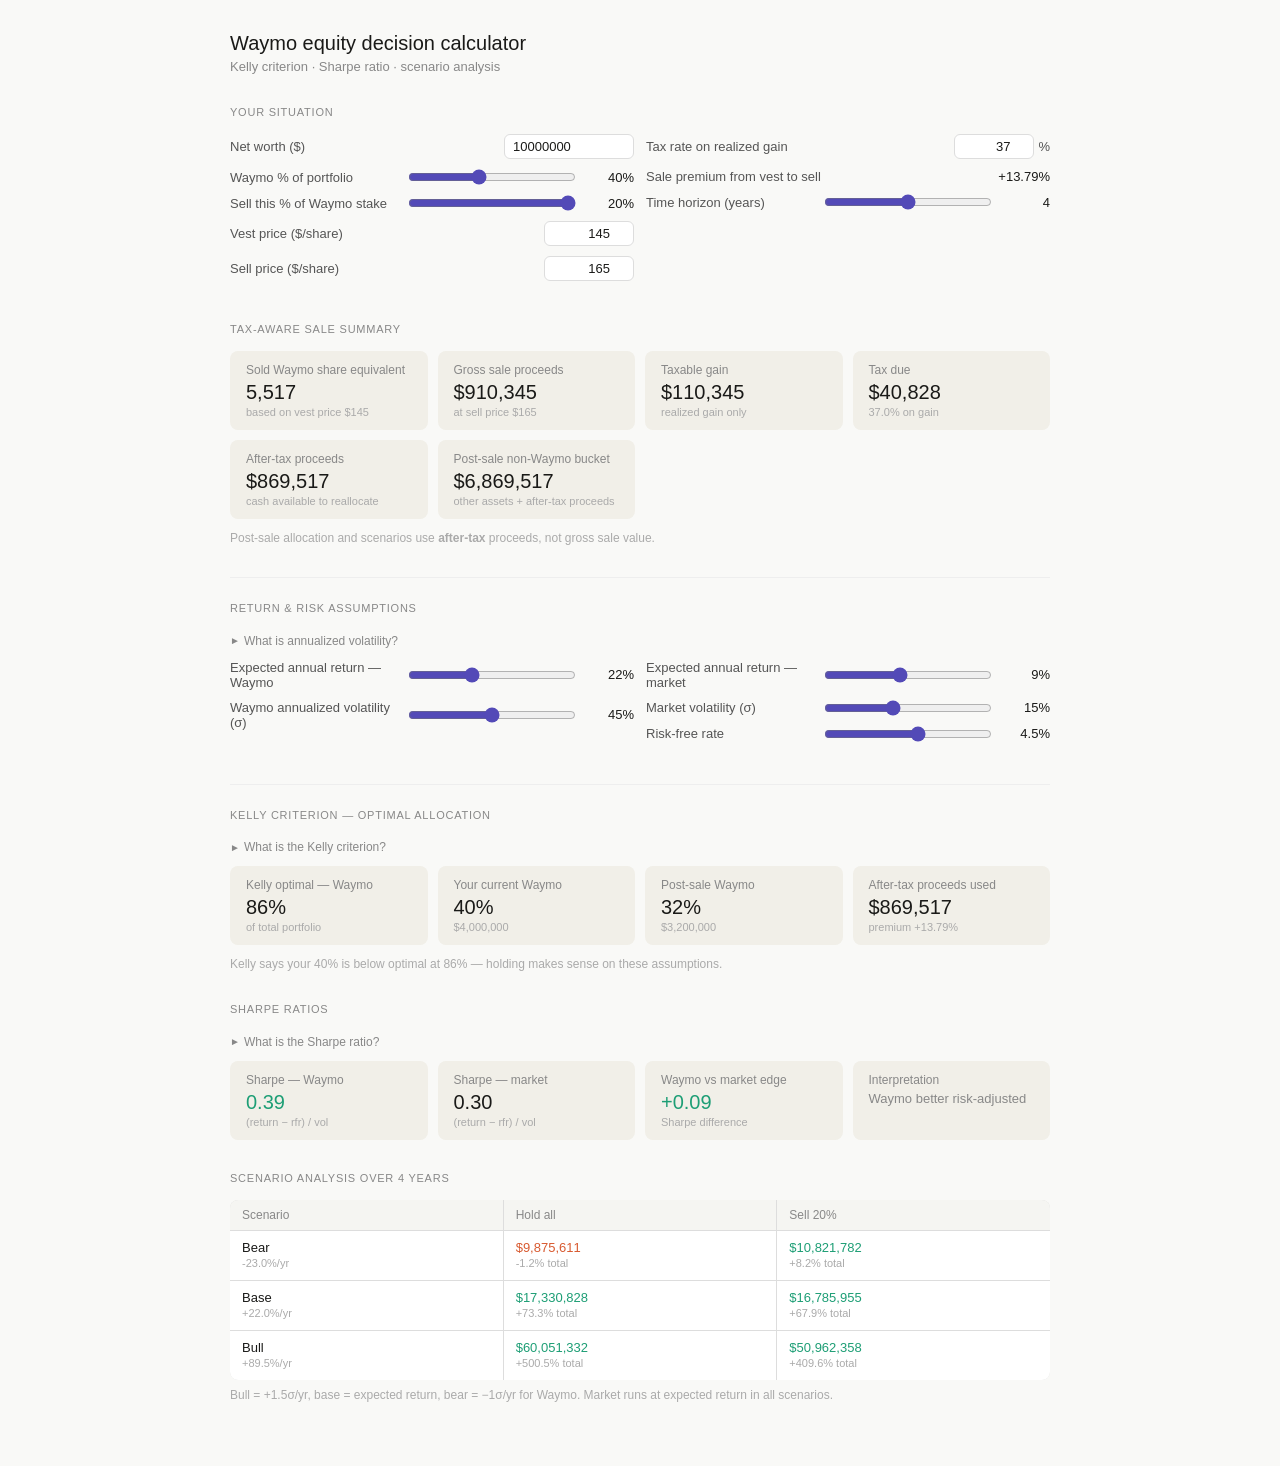
<file: index.html>
<!DOCTYPE html>
<html lang="en">
<head>
<meta charset="UTF-8">
<meta name="viewport" content="width=device-width, initial-scale=1.0">
<title>Waymo Equity Decision Calculator</title>
<meta name="description" content="Static calculator for evaluating concentrated Waymo equity exposure with Kelly criterion, Sharpe ratio, and scenario analysis.">
<link rel="stylesheet" href="style.css">
</head>
<body>
<div class="container">
  <noscript><p class="note">This calculator needs JavaScript enabled to update the metrics and scenario analysis.</p></noscript>
  <h1>Waymo equity decision calculator</h1>
  <p class="subtitle">Kelly criterion · Sharpe ratio · scenario analysis</p>

  <div class="sec">
    <div class="sec-title">your situation</div>
    <div class="inputs-grid">
      <div>
        <div class="ir"><span class="il">Net worth ($)</span><input type="number" id="netWorth" value="10000000" step="100000" class="nw-input"></div>
        <div class="ir"><span class="il">Waymo % of portfolio</span><input type="range" id="waymoAlloc" min="5" max="90" step="1" value="40"><span class="iv" id="waymoAllocVal">40%</span></div>
        <div class="ir"><span class="il">Sell this % of Waymo stake</span><input type="range" id="sellPct" min="1" max="20" step="1" value="20"><span class="iv" id="sellPctVal">20%</span></div>
        <div class="ir"><span class="il">Vest price ($/share)</span><input type="number" id="vestPrice" value="145" step="0.01" min="0.01" class="num-input"></div>
        <div class="ir"><span class="il">Sell price ($/share)</span><input type="number" id="sellPrice" value="165" step="0.01" min="0.01" class="num-input"></div>
      </div>
      <div>
        <div class="ir"><span class="il">Tax rate on realized gain</span><div class="pct-wrap"><input type="number" id="taxRate" value="37" step="0.1" min="0" max="100" class="num-input"><span class="pct-label">%</span></div></div>
        <div class="ir"><span class="il">Sale premium from vest to sell</span><span class="iv" id="salePremiumVal">+13.8%</span></div>
        <div class="ir"><span class="il">Time horizon (years)</span><input type="range" id="horizon" min="1" max="7" step="1" value="4"><span class="iv" id="horizonVal">4</span></div>
      </div>
    </div>
  </div>

  <div class="sec">
    <div class="sec-title">tax-aware sale summary</div>
    <div class="mgrid sale-grid" id="saleMetrics"></div>
    <p class="note">Post-sale allocation and scenarios use <strong>after-tax</strong> proceeds, not gross sale value.</p>
  </div>

  <hr class="div">

  <div class="sec">
    <div class="sec-title">return &amp; risk assumptions</div>
    <button class="toggle" type="button" data-target="volExp"><span class="toggle-arrow">&#9658;</span> What is annualized volatility?</button>
    <div id="volExp" class="explainer hidden">
      <p>Volatility is the <strong>standard deviation of annual returns</strong> — it measures how widely outcomes are dispersed around the expected return, not the peak-to-trough swing in a single year.</p>
      <p>With 45% volatility and a 22% expected return, roughly two-thirds of yearly outcomes will land between <strong>-23% and +67%</strong> (±1 standard deviation). About 95% land between -68% and +112% (±2σ). The tails go further.</p>
      <p>The S&amp;P 500's long-run volatility is ~15–18%. Waymo at 45% reflects its pre-IPO status, capital intensity, geopolitical exposure, and concentrated technology risk — comparable to early-stage public AV companies like Tesla (~50–60% historically).</p>
    </div>
    <div class="inputs-grid">
      <div>
        <div class="ir"><span class="il">Expected annual return — Waymo</span><input type="range" id="waymoReturn" min="0" max="60" step="1" value="22"><span class="iv" id="waymoReturnVal">22%</span></div>
        <div class="ir"><span class="il">Waymo annualized volatility (σ)</span><input type="range" id="waymoVol" min="10" max="80" step="1" value="45"><span class="iv" id="waymoVolVal">45%</span></div>
      </div>
      <div>
        <div class="ir"><span class="il">Expected annual return — market</span><input type="range" id="mktReturn" min="0" max="20" step="1" value="9"><span class="iv" id="mktReturnVal">9%</span></div>
        <div class="ir"><span class="il">Market volatility (σ)</span><input type="range" id="mktVol" min="5" max="30" step="1" value="15"><span class="iv" id="mktVolVal">15%</span></div>
        <div class="ir"><span class="il">Risk-free rate</span><input type="range" id="rfr" min="0" max="8" step="0.5" value="4.5"><span class="iv" id="rfrVal">4.5%</span></div>
      </div>
    </div>
  </div>

  <hr class="div">

  <div class="sec">
    <div class="sec-title">kelly criterion — optimal allocation</div>
    <button class="toggle" type="button" data-target="kellyExp"><span class="toggle-arrow">&#9658;</span> What is the Kelly criterion?</button>
    <div id="kellyExp" class="explainer hidden">
      <p>Kelly tells you the <strong>theoretically optimal fraction of your portfolio</strong> to allocate to an asset, given your edge (excess return) and the variance of outcomes. Bet too little and you leave compounding on the table; bet too much and volatility destroys you.</p>
      <div class="formula">Kelly % = (expected return − risk-free rate) / volatility²</div>
      <p>The key insight: Kelly penalizes volatility quadratically. Doubling volatility cuts the optimal allocation by 4×. This is why high-volatility assets — even ones with strong expected returns — deserve smaller allocations than intuition suggests.</p>
      <p>If your current allocation is <em>below</em> Kelly optimal, the math says hold (or buy more). If it's <em>above</em>, you're over-concentrated relative to your edge and selling makes sense. In practice, most people use "half Kelly" to account for model uncertainty.</p>
    </div>
    <div class="mgrid" id="kellyMetrics"></div>
    <p class="note" id="kellyNote"></p>
  </div>

  <div class="sec">
    <div class="sec-title">sharpe ratios</div>
    <button class="toggle" type="button" data-target="sharpeExp"><span class="toggle-arrow">&#9658;</span> What is the Sharpe ratio?</button>
    <div id="sharpeExp" class="explainer hidden">
      <p>Sharpe measures <strong>risk-adjusted return</strong> — how much excess return you earn per unit of volatility you endure. It lets you compare assets with different return and risk profiles on a level playing field.</p>
      <div class="formula">Sharpe = (expected return − risk-free rate) / volatility</div>
      <p>The risk-free rate subtraction is critical: it removes the return you could earn for free in Treasuries. What's left is your reward for taking risk. Dividing by volatility normalizes it.</p>
      <p>Rough benchmarks: below 0.5 is mediocre, 0.5–1.0 is decent, above 1.0 is excellent. If Waymo's Sharpe is significantly higher than the market's, concentration is justified on a risk-adjusted basis. If they're close, you're bearing concentration risk for marginal edge.</p>
    </div>
    <div class="mgrid" id="sharpeMetrics"></div>
  </div>

  <div class="sec">
    <div class="sec-title">scenario analysis over <span id="horizonLabel">4</span> years</div>
    <div id="scenarioTable"></div>
    <p class="note">Bull = +1.5σ/yr, base = expected return, bear = −1σ/yr for Waymo. Market runs at expected return in all scenarios.</p>
  </div>
</div>

<script src="app.js"></script>
</body>
</html>
</file>
<file: style.css>
*,*::before,*::after{box-sizing:border-box;margin:0;padding:0;}
body{font-family:-apple-system,BlinkMacSystemFont,'Segoe UI',sans-serif;background:#f9f9f7;color:#1a1a18;padding:2rem 1rem;}
.container{max-width:820px;margin:0 auto;}
h1{font-size:20px;font-weight:500;margin-bottom:.25rem;}
.subtitle{font-size:13px;color:#888;margin-bottom:2rem;}
.sec{margin-bottom:2rem;}
.sec-title{font-size:11px;font-weight:500;color:#888;text-transform:uppercase;letter-spacing:.07em;margin-bottom:1rem;}
.inputs-grid{display:grid;grid-template-columns:repeat(auto-fit,minmax(280px,1fr));gap:12px;}
.ir{display:flex;align-items:center;gap:10px;margin-bottom:10px;}
.il{font-size:13px;color:#555;flex:1;min-width:160px;}
.iv{font-size:13px;font-weight:500;min-width:48px;text-align:right;}
input[type=range]{flex:1;accent-color:#534AB7;}
input[type=number]{border:1px solid #ddd;border-radius:6px;padding:4px 8px;font-size:13px;background:#fff;color:#1a1a18;}
.nw-input{width:130px;}
.num-input{width:90px;text-align:right;}
.pct-wrap{display:flex;align-items:center;gap:4px;}
.pct-wrap input{width:80px;text-align:right;}
.pct-label{font-size:13px;color:#555;}
.mgrid{display:grid;grid-template-columns:repeat(auto-fit,minmax(150px,1fr));gap:10px;margin-bottom:.75rem;}
.sale-grid{grid-template-columns:repeat(auto-fit,minmax(190px,1fr));}
.mc{background:#f1efe8;border-radius:8px;padding:.75rem 1rem;}
.ml{font-size:12px;color:#888;margin-bottom:4px;}
.mv{font-size:20px;font-weight:500;}
.ms{font-size:11px;color:#aaa;margin-top:2px;}
.sgrid{display:grid;grid-template-columns:1fr 1fr 1fr;gap:1px;background:#ddd;border-radius:8px;overflow:hidden;}
.sc{background:#fff;padding:.6rem .75rem;font-size:13px;}
.sh{background:#f5f5f2;font-size:12px;font-weight:500;color:#888;padding:.5rem .75rem;}
.pos{color:#1D9E75;}
.neg{color:#D85A30;}
hr.div{border:none;border-top:1px solid #eee;margin:1.5rem 0;}
.note{font-size:12px;color:#aaa;margin-top:.5rem;}
.explainer{background:#f1efe8;border-left:2px solid #ccc;border-radius:0 8px 8px 0;padding:.75rem 1rem;margin-bottom:1.25rem;}
.explainer p{font-size:13px;color:#555;line-height:1.6;margin-bottom:.5rem;}
.explainer p:last-child{margin-bottom:0;}
.formula{font-family:'Courier New',monospace;font-size:12px;background:#fff;border:1px solid #ddd;border-radius:6px;padding:4px 10px;display:inline-block;margin:4px 0;color:#1a1a18;}
.toggle{font-size:12px;color:#888;cursor:pointer;user-select:none;display:inline-flex;align-items:center;gap:4px;margin-bottom:.75rem;border:none;background:none;padding:0;font-family:inherit;}
.toggle:hover{color:#555;}
.toggle-arrow{display:inline-block;transition:transform .15s;font-size:10px;}
.hidden{display:none;}

@media(prefers-color-scheme:dark){
  body{background:#1a1a18;color:#f0ede6;}
  input[type=number]{background:#2a2a28;border-color:#444;color:#f0ede6;}
  .il,.subtitle,.sec-title,.pct-label{color:#888;}
  .mc{background:#2a2a28;}
  .ml,.ms{color:#888;}
  .sc{background:#222;}
  .sh{background:#2a2a28;color:#888;}
  .sgrid{background:#444;}
  hr.div{border-color:#333;}
  .explainer{background:#222;border-left-color:#444;}
  .explainer p{color:#aaa;}
  .formula{background:#2a2a28;border-color:#444;color:#f0ede6;}
  .toggle{color:#666;}
  .toggle:hover{color:#aaa;}
  .note{color:#666;}
}
</file>
